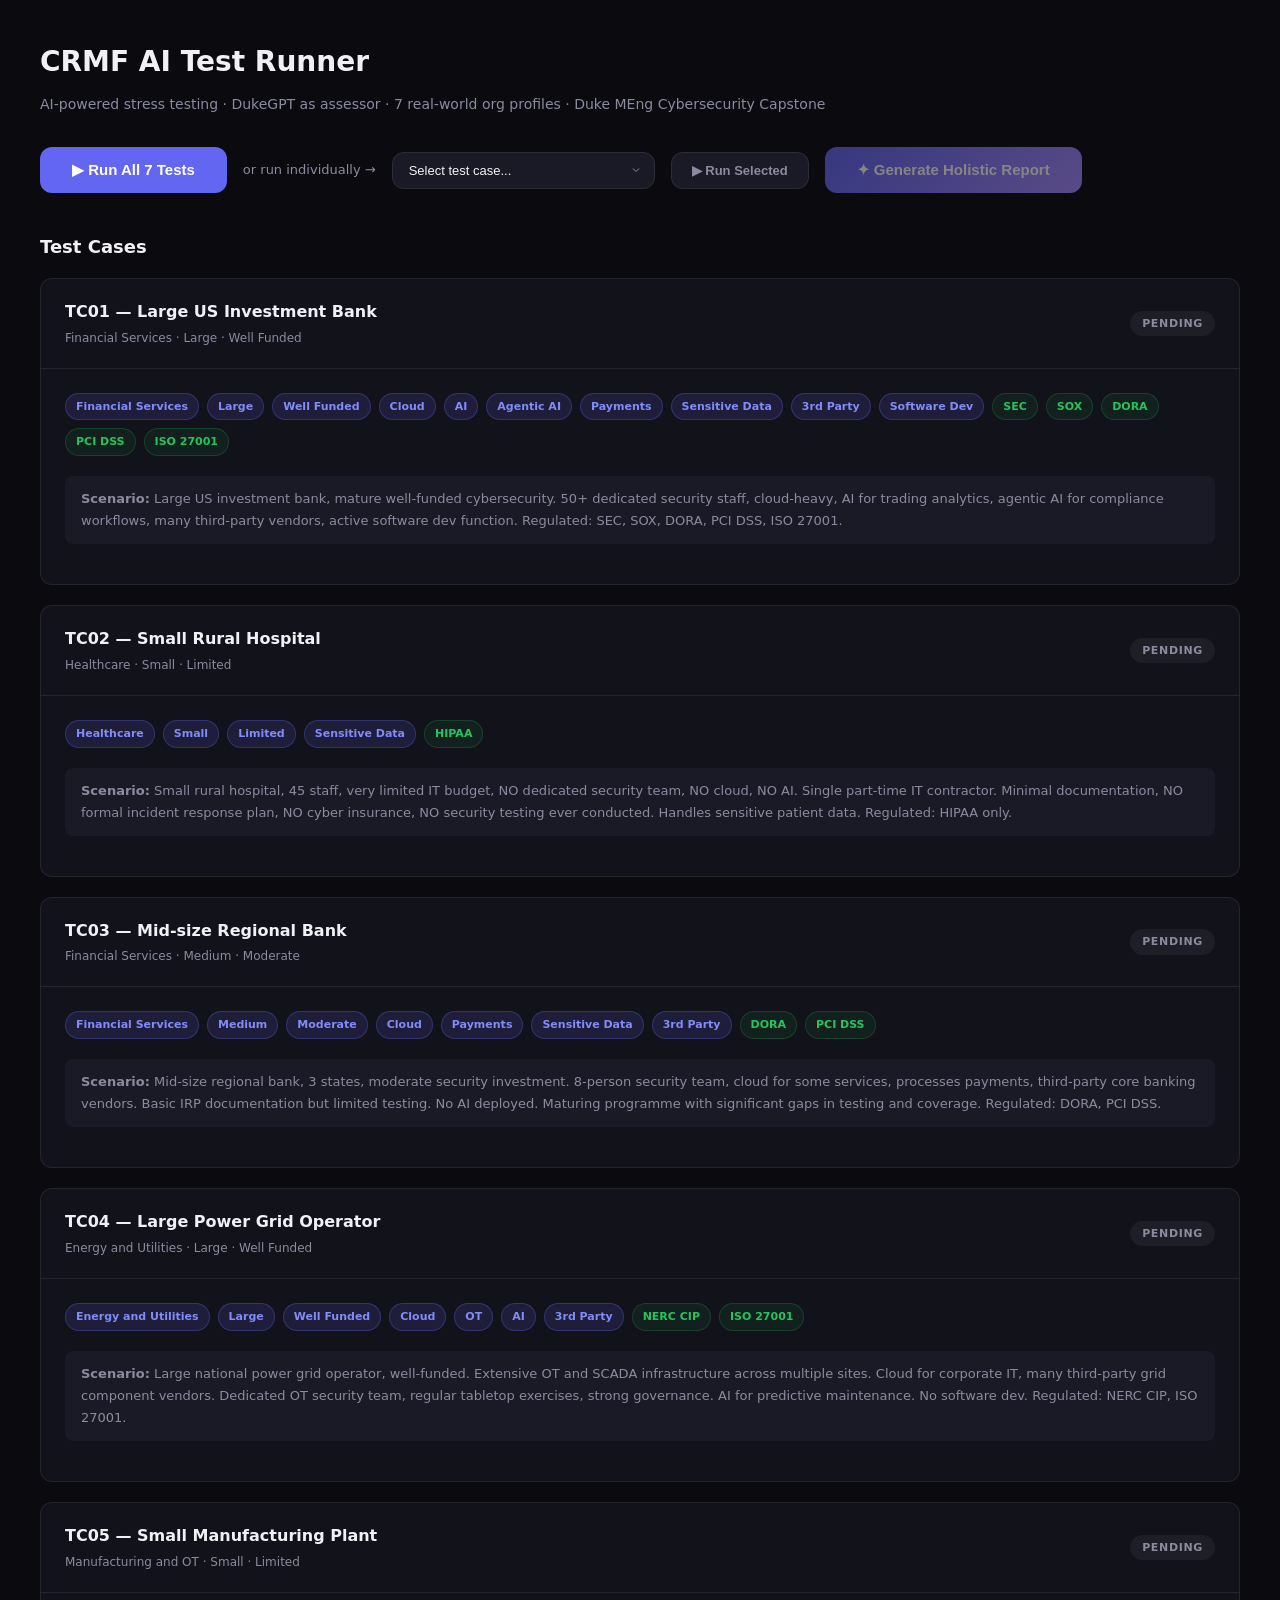
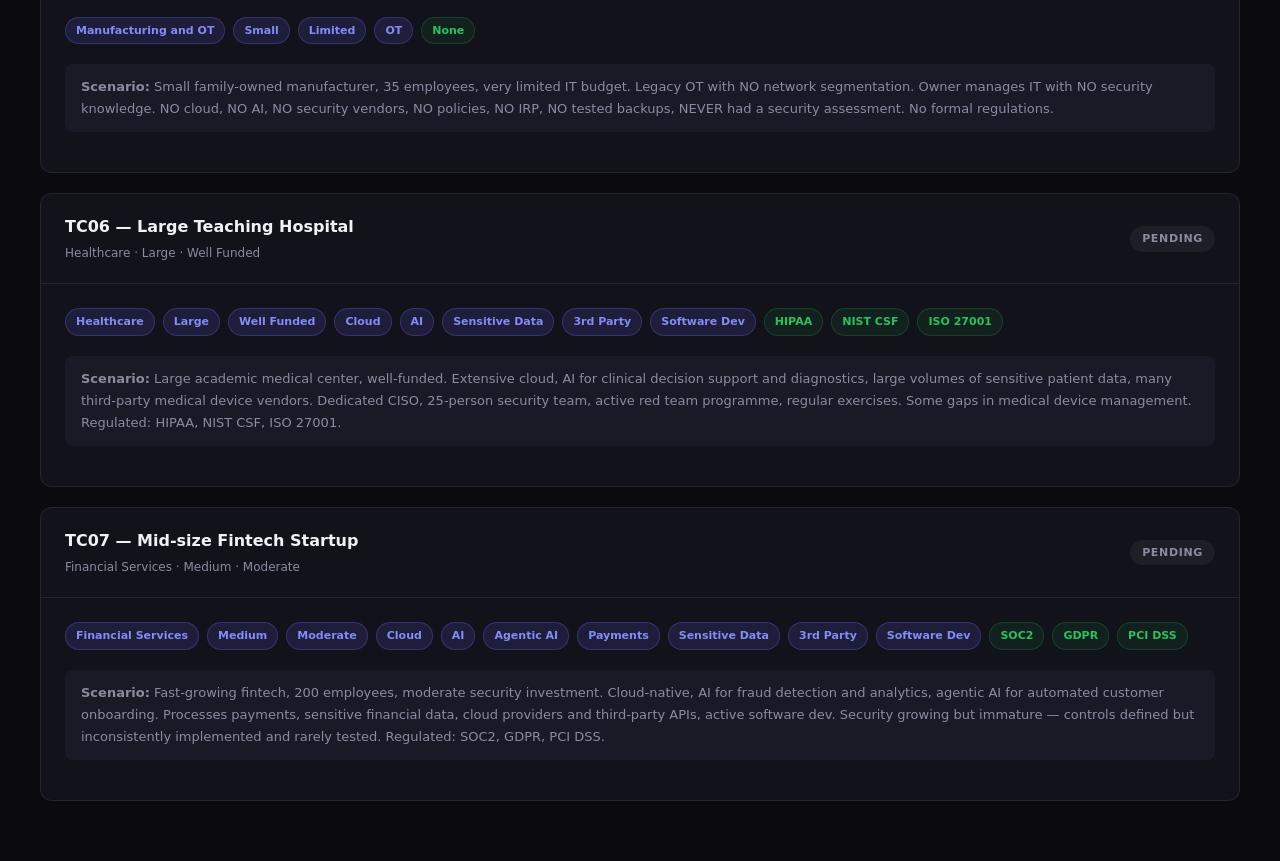
<file: ai_test_runner.html>
<!DOCTYPE html>
<html lang="en">
<head>
  <meta charset="UTF-8"/>
  <meta name="viewport" content="width=device-width, initial-scale=1.0"/>
  <title>CRMF AI Test Runner</title>
  <style>
    *, *::before, *::after { box-sizing: border-box; margin: 0; padding: 0; }
    :root {
      --bg: #0a0a0f; --bg-card: #12121a; --bg-elevated: #1a1a26;
      --border: rgba(255,255,255,0.08); --text: #f1f1f5; --text-muted: #8b8ba0;
      --accent: #6366f1; --accent-light: #818cf8;
      --green: #22c55e; --yellow: #eab308; --orange: #f97316; --red: #ef4444;
      --radius: 12px;
    }
    body { background: var(--bg); color: var(--text); font-family: 'Inter', system-ui, sans-serif; font-size: 14px; padding: 40px; line-height: 1.6; }
    h1 { font-size: 28px; font-weight: 800; margin-bottom: 8px; }
    .subtitle { color: var(--text-muted); margin-bottom: 32px; }
    .controls { display: flex; gap: 16px; margin-bottom: 40px; align-items: center; flex-wrap: wrap; }
    .run-btn { background: var(--accent); color: #fff; border: none; border-radius: var(--radius); padding: 14px 32px; font-size: 15px; font-weight: 700; cursor: pointer; transition: all 0.2s; }
    .run-btn:hover { background: var(--accent-light); transform: translateY(-1px); }
    .run-btn:disabled { opacity: 0.5; cursor: not-allowed; transform: none; }
    .run-single-btn { background: var(--bg-elevated); color: var(--text-muted); border: 1px solid var(--border); border-radius: var(--radius); padding: 10px 20px; font-size: 13px; font-weight: 600; cursor: pointer; transition: all 0.2s; }
    .run-single-btn:hover { border-color: var(--accent); color: var(--text); }
    .holistic-btn { background: linear-gradient(135deg, #6366f1, #a78bfa); color: #fff; border: none; border-radius: var(--radius); padding: 14px 32px; font-size: 15px; font-weight: 700; cursor: pointer; transition: all 0.2s; }
    .holistic-btn:hover { opacity: 0.9; transform: translateY(-1px); }
    .holistic-btn:disabled { opacity: 0.5; cursor: not-allowed; transform: none; }
    .summary-bar { display: grid; grid-template-columns: repeat(5, 1fr); gap: 16px; margin-bottom: 40px; }
    .summary-card { background: var(--bg-card); border: 1px solid var(--border); border-radius: var(--radius); padding: 20px 24px; }
    .summary-card .label { font-size: 11px; color: var(--text-muted); text-transform: uppercase; letter-spacing: 0.08em; margin-bottom: 8px; }
    .summary-card .value { font-size: 28px; font-weight: 800; }
    .test-case { background: var(--bg-card); border: 1px solid var(--border); border-radius: var(--radius); margin-bottom: 20px; overflow: hidden; }
    .test-header { display: flex; align-items: center; justify-content: space-between; padding: 20px 24px; border-bottom: 1px solid var(--border); }
    .test-title { font-size: 16px; font-weight: 700; margin-bottom: 4px; }
    .test-meta { font-size: 12px; color: var(--text-muted); }
    .test-header-right { display: flex; align-items: center; gap: 12px; }
    .badge { font-size: 11px; font-weight: 700; padding: 4px 12px; border-radius: 100px; text-transform: uppercase; letter-spacing: 0.06em; white-space: nowrap; }
    .badge.pass    { background: rgba(34,197,94,0.15);  color: var(--green); }
    .badge.fail    { background: rgba(239,68,68,0.15);  color: var(--red); }
    .badge.warn    { background: rgba(234,179,8,0.15);  color: var(--yellow); }
    .badge.running { background: rgba(99,102,241,0.15); color: var(--accent-light); }
    .badge.pending { background: rgba(139,139,160,0.1); color: var(--text-muted); }
    .test-body { padding: 24px; }
    .progress-section { margin-bottom: 20px; }
    .progress-label { font-size: 12px; color: var(--text-muted); margin-bottom: 8px; }
    .progress-outer { height: 6px; background: var(--bg-elevated); border-radius: 100px; overflow: hidden; margin-bottom: 8px; }
    .progress-inner { height: 100%; background: linear-gradient(90deg, var(--accent), var(--accent-light)); border-radius: 100px; transition: width 0.3s ease; }
    .progress-log { font-size: 12px; color: var(--text-muted); font-family: monospace; background: var(--bg-elevated); border-radius: 8px; padding: 12px; max-height: 150px; overflow-y: auto; }
    .profile-chips { display: flex; flex-wrap: wrap; gap: 8px; margin-bottom: 20px; }
    .chip { font-size: 11px; font-weight: 600; padding: 4px 10px; border-radius: 100px; background: var(--bg-elevated); border: 1px solid var(--border); color: var(--text-muted); }
    .chip.active { background: rgba(99,102,241,0.15); border-color: rgba(99,102,241,0.3); color: var(--accent-light); }
    .chip.reg { background: rgba(34,197,94,0.08); border-color: rgba(34,197,94,0.2); color: var(--green); }
    .description-box { font-size: 13px; color: var(--text-muted); line-height: 1.7; padding: 12px 16px; background: var(--bg-elevated); border-radius: 8px; margin-bottom: 16px; }
    table { width: 100%; border-collapse: collapse; margin-bottom: 20px; }
    th { text-align: left; font-size: 11px; font-weight: 700; text-transform: uppercase; letter-spacing: 0.08em; color: var(--text-muted); padding: 8px 12px; border-bottom: 1px solid var(--border); }
    td { padding: 10px 12px; border-bottom: 1px solid rgba(255,255,255,0.04); font-size: 13px; }
    tr:last-child td { border-bottom: none; }
    .match     { color: var(--green);  font-weight: 700; }
    .mismatch  { color: var(--red);    font-weight: 700; }
    .warn-text { color: var(--yellow); font-weight: 700; }
    .pillar-row { display: grid; grid-template-columns: 200px 1fr 60px; gap: 12px; align-items: center; margin-bottom: 10px; }
    .pillar-name { font-size: 12px; color: var(--text-muted); }
    .bar-outer { height: 6px; background: var(--bg-elevated); border-radius: 100px; overflow: hidden; }
    .bar-inner { height: 100%; border-radius: 100px; }
    .pillar-pct { font-size: 13px; font-weight: 700; text-align: right; }
    .validation-block { background: var(--bg-elevated); border-radius: var(--radius); padding: 16px 20px; margin-top: 16px; }
    .validation-block h4 { font-size: 13px; font-weight: 700; margin-bottom: 12px; color: var(--accent-light); }
    .validation-row { display: flex; justify-content: space-between; align-items: center; margin-bottom: 8px; font-size: 13px; }
    .validation-row .vl { color: var(--text-muted); }
    .ai-block { background: linear-gradient(135deg, rgba(99,102,241,0.08), rgba(167,139,250,0.05)); border: 1px solid rgba(99,102,241,0.2); border-radius: var(--radius); padding: 20px 24px; margin-top: 16px; }
    .ai-block h4 { font-size: 13px; font-weight: 700; margin-bottom: 12px; color: var(--accent-light); display: flex; align-items: center; gap: 8px; }
    .ai-badge { font-size: 10px; background: var(--accent); color: #fff; padding: 2px 8px; border-radius: 100px; font-weight: 700; }
    .ai-text { font-size: 13px; color: var(--text-muted); line-height: 1.8; }
    .score-compare { display: grid; grid-template-columns: 1fr 1fr 1fr; gap: 16px; margin-bottom: 20px; }
    .score-box { background: var(--bg-elevated); border-radius: var(--radius); padding: 16px 20px; text-align: center; border: 1px solid var(--border); }
    .score-box .sb-label { font-size: 11px; color: var(--text-muted); text-transform: uppercase; letter-spacing: 0.08em; margin-bottom: 8px; }
    .score-box .sb-value { font-size: 32px; font-weight: 900; }
    .score-box .sb-tier  { font-size: 12px; font-weight: 600; margin-top: 4px; }
    .answers-toggle { font-size: 12px; color: var(--accent-light); cursor: pointer; margin-top: 16px; display: inline-block; }
    .answers-toggle:hover { text-decoration: underline; }
    .answers-table { display: none; margin-top: 8px; }
    .answers-table.open { display: table; }
    .answers-table td { font-size: 11px; padding: 6px 10px; }
    .answers-table th { font-size: 10px; }
    .section-label { font-size: 18px; font-weight: 700; margin-bottom: 16px; margin-top: 32px; }
    .error-box { background: rgba(239,68,68,0.08); border: 1px solid rgba(239,68,68,0.2); border-radius: 8px; padding: 12px 16px; font-size: 13px; color: var(--red); margin-top: 12px; }
    .holistic-section { background: var(--bg-card); border: 1px solid rgba(99,102,241,0.3); border-radius: var(--radius); padding: 32px; margin-top: 40px; }
    .holistic-section h2 { font-size: 22px; font-weight: 800; margin-bottom: 8px; }
    .holistic-section .hs-sub { font-size: 13px; color: var(--text-muted); margin-bottom: 24px; }
    .holistic-content { font-size: 14px; color: var(--text-muted); line-height: 1.9; }
    .holistic-content h3 { color: var(--accent-light); font-size: 15px; margin: 20px 0 8px; }
    .holistic-content li { margin: 4px 0; padding-left: 12px; }
    .spinner { width: 20px; height: 20px; border: 2px solid var(--border); border-top-color: var(--accent); border-radius: 50%; animation: spin 0.8s linear infinite; display: inline-block; }
    @keyframes spin { to { transform: rotate(360deg); } }
    #singleSelect option { background: var(--bg-elevated); color: var(--text); }
    #singleSelect:focus { border-color: var(--accent); box-shadow: 0 0 0 2px rgba(99,102,241,0.2); }
    #singleSelect:hover { border-color: var(--accent-light); }
  </style>
</head>
<body>

  <h1>CRMF AI Test Runner</h1>
  <p class="subtitle">AI-powered stress testing · DukeGPT as assessor · 7 real-world org profiles · Duke MEng Cybersecurity Capstone</p>

  <div class="controls">
    <button class="run-btn" id="runAllBtn" onclick="runAllTests()">▶ Run All 7 Tests</button>
    <span style="font-size:13px;color:var(--text-muted)">or run individually →</span>
    <select id="singleSelect" style="background:var(--bg-elevated);border:1px solid var(--border);color:var(--text);border-radius:var(--radius);padding:10px 16px;font-size:13px;cursor:pointer;outline:none;appearance:none;-webkit-appearance:none;background-image:url('data:image/svg+xml,%3Csvg xmlns=%22http://www.w3.org/2000/svg%22 width=%2212%22 height=%2212%22 viewBox=%220 0 24 24%22 fill=%22none%22 stroke=%22%238b8ba0%22 stroke-width=%222%22%3E%3Cpolyline points=%226 9 12 15 18 9%22%3E%3C/polyline%3E%3C/svg%3E');background-repeat:no-repeat;background-position:right 12px center;padding-right:36px;min-width:240px;">
      <option value="">Select test case...</option>
    </select>
    <button class="run-single-btn" onclick="runSingleTest()">▶ Run Selected</button>
    <button class="holistic-btn" id="holisticBtn" onclick="generateHolisticReport()" disabled>✦ Generate Holistic Report</button>
  </div>

  <div id="summary-bar" class="summary-bar" style="display:none"></div>
  <div id="results-container"></div>
  <div id="holistic-container"></div>

  <script src="js/questions.js"></script>
  <script>

  // ============================================================
  // CONFIG
  // ============================================================
  const DUKE_ENDPOINT = "https://litellm.oit.duke.edu/v1/chat/completions";
  const DUKE_TOKEN    = "Bearer YOUR_DUKE_API_TOKEN"; // Replace with your own DukeGPT API token
  const DUKE_MODEL    = "GPT 4.1 Mini";
  const BATCH_SIZE    = 15;
  const MAX_TOKENS    = 8000;

  // ============================================================
  // TEST CASES
  // sizeDetail  — raw answers to the 5 size scoring questions
  // fundingDetail — raw answers to the 5 funding scoring questions
  // These explain WHY the org is Large/Small/Medium and
  // Well Funded/Moderate/Limited to the AI assessor
  // ============================================================
  const TEST_CASES = [
    {
      id: "TC01",
      name: "Large US Investment Bank",
      description: "Large US investment bank, mature well-funded cybersecurity. 50+ dedicated security staff, cloud-heavy, AI for trading analytics, agentic AI for compliance workflows, many third-party vendors, active software dev function. Regulated: SEC, SOX, DORA, PCI DSS, ISO 27001.",
      sizeDetail: "Employees: More than 1000 | Revenue: More than 1B | Locations: More than 50 | Multi-country operations: Yes | Critical systems: More than 50",
      fundingDetail: "Dedicated cyber budget: Yes | Budget allocation: More than 15% of IT budget | Security staff: More than 20 in-house | Uses MSSP: Yes | Cyber insurance: Yes",
      profile: {
        orgType: "Financial Services", orgSize: "Large", fundingLevel: "Well Funded",
        usesCloud: true, usesOT: false, usesAI: true, usesAgenticAI: true,
        processesPayments: true, sensitiveData: true, thirdPartyVendors: true, softwareDev: true,
        regulations: ["SEC","SOX","DORA","PCI DSS","ISO 27001"]
      }
    },
    {
      id: "TC02",
      name: "Small Rural Hospital",
      description: "Small rural hospital, 45 staff, very limited IT budget, NO dedicated security team, NO cloud, NO AI. Single part-time IT contractor. Minimal documentation, NO formal incident response plan, NO cyber insurance, NO security testing ever conducted. Handles sensitive patient data. Regulated: HIPAA only.",
      sizeDetail: "Employees: Less than 50 | Revenue: Less than 10M | Locations: 1 | Multi-country operations: No | Critical systems: Less than 5",
      fundingDetail: "Dedicated cyber budget: No | Budget allocation: Less than 5% of IT budget | Security staff: None | Uses MSSP: No | Cyber insurance: No",
      profile: {
        orgType: "Healthcare", orgSize: "Small", fundingLevel: "Limited",
        usesCloud: false, usesOT: false, usesAI: false, usesAgenticAI: false,
        processesPayments: false, sensitiveData: true, thirdPartyVendors: false, softwareDev: false,
        regulations: ["HIPAA"]
      }
    },
    {
      id: "TC03",
      name: "Mid-size Regional Bank",
      description: "Mid-size regional bank, 3 states, moderate security investment. 8-person security team, cloud for some services, processes payments, third-party core banking vendors. Basic IRP documentation but limited testing. No AI deployed. Maturing programme with significant gaps in testing and coverage. Regulated: DORA, PCI DSS.",
      sizeDetail: "Employees: 201 to 1000 | Revenue: 100M to 1B | Locations: 2 to 10 | Multi-country operations: No | Critical systems: 21 to 50",
      fundingDetail: "Dedicated cyber budget: Yes | Budget allocation: 5 to 10% of IT budget | Security staff: 6 to 20 in-house | Uses MSSP: Yes | Cyber insurance: Yes",
      profile: {
        orgType: "Financial Services", orgSize: "Medium", fundingLevel: "Moderate",
        usesCloud: true, usesOT: false, usesAI: false, usesAgenticAI: false,
        processesPayments: true, sensitiveData: true, thirdPartyVendors: true, softwareDev: false,
        regulations: ["DORA","PCI DSS"]
      }
    },
    {
      id: "TC04",
      name: "Large Power Grid Operator",
      description: "Large national power grid operator, well-funded. Extensive OT and SCADA infrastructure across multiple sites. Cloud for corporate IT, many third-party grid component vendors. Dedicated OT security team, regular tabletop exercises, strong governance. AI for predictive maintenance. No software dev. Regulated: NERC CIP, ISO 27001.",
      sizeDetail: "Employees: More than 1000 | Revenue: More than 1B | Locations: More than 50 | Multi-country operations: No | Critical systems: More than 50",
      fundingDetail: "Dedicated cyber budget: Yes | Budget allocation: More than 15% of IT budget | Security staff: More than 20 in-house | Uses MSSP: Yes | Cyber insurance: Yes",
      profile: {
        orgType: "Energy and Utilities", orgSize: "Large", fundingLevel: "Well Funded",
        usesCloud: true, usesOT: true, usesAI: true, usesAgenticAI: false,
        processesPayments: false, sensitiveData: false, thirdPartyVendors: true, softwareDev: false,
        regulations: ["NERC CIP","ISO 27001"]
      }
    },
    {
      id: "TC05",
      name: "Small Manufacturing Plant",
      description: "Small family-owned manufacturer, 35 employees, very limited IT budget. Legacy OT with NO network segmentation. Owner manages IT with NO security knowledge. NO cloud, NO AI, NO security vendors, NO policies, NO IRP, NO tested backups, NEVER had a security assessment. No formal regulations.",
      sizeDetail: "Employees: Less than 50 | Revenue: Less than 10M | Locations: 1 | Multi-country operations: No | Critical systems: Less than 5",
      fundingDetail: "Dedicated cyber budget: No | Budget allocation: Less than 5% of IT budget | Security staff: None | Uses MSSP: No | Cyber insurance: No",
      profile: {
        orgType: "Manufacturing and OT", orgSize: "Small", fundingLevel: "Limited",
        usesCloud: false, usesOT: true, usesAI: false, usesAgenticAI: false,
        processesPayments: false, sensitiveData: false, thirdPartyVendors: false, softwareDev: false,
        regulations: ["None"]
      }
    },
    {
      id: "TC06",
      name: "Large Teaching Hospital",
      description: "Large academic medical center, well-funded. Extensive cloud, AI for clinical decision support and diagnostics, large volumes of sensitive patient data, many third-party medical device vendors. Dedicated CISO, 25-person security team, active red team programme, regular exercises. Some gaps in medical device management. Regulated: HIPAA, NIST CSF, ISO 27001.",
      sizeDetail: "Employees: More than 1000 | Revenue: More than 1B | Locations: 11 to 50 | Multi-country operations: No | Critical systems: More than 50",
      fundingDetail: "Dedicated cyber budget: Yes | Budget allocation: 10 to 15% of IT budget | Security staff: More than 20 in-house | Uses MSSP: Yes | Cyber insurance: Yes",
      profile: {
        orgType: "Healthcare", orgSize: "Large", fundingLevel: "Well Funded",
        usesCloud: true, usesOT: false, usesAI: true, usesAgenticAI: false,
        processesPayments: false, sensitiveData: true, thirdPartyVendors: true, softwareDev: true,
        regulations: ["HIPAA","NIST CSF","ISO 27001"]
      }
    },
    {
      id: "TC07",
      name: "Mid-size Fintech Startup",
      description: "Fast-growing fintech, 200 employees, moderate security investment. Cloud-native, AI for fraud detection and analytics, agentic AI for automated customer onboarding. Processes payments, sensitive financial data, cloud providers and third-party APIs, active software dev. Security growing but immature — controls defined but inconsistently implemented and rarely tested. Regulated: SOC2, GDPR, PCI DSS.",
      sizeDetail: "Employees: 50 to 200 | Revenue: 10M to 100M | Locations: 2 to 10 | Multi-country operations: Yes | Critical systems: 21 to 50",
      fundingDetail: "Dedicated cyber budget: Yes | Budget allocation: 10 to 15% of IT budget | Security staff: 6 to 20 in-house | Uses MSSP: No | Cyber insurance: Yes",
      profile: {
        orgType: "Financial Services", orgSize: "Medium", fundingLevel: "Moderate",
        usesCloud: true, usesOT: false, usesAI: true, usesAgenticAI: true,
        processesPayments: true, sensitiveData: true, thirdPartyVendors: true, softwareDev: true,
        regulations: ["SOC2","GDPR","PCI DSS"]
      }
    }
  ];

  // ============================================================
  // STATE
  // ============================================================
  const runState = {};
  TEST_CASES.forEach(tc => {
    runState[tc.id] = {
      status: "pending", answers: {}, pillarScores: {},
      globalIndex: 0, logs: [], progress: 0,
      aiScore: null, aiTier: null, aiRationale: "",
      aiReflection: "", startTime: null, duration: null
    };
  });

  // ============================================================
  // INIT
  // ============================================================
  window.onload = () => {
    const select = document.getElementById("singleSelect");
    TEST_CASES.forEach(tc => {
      const opt = document.createElement("option");
      opt.value = tc.id;
      opt.textContent = `${tc.id} — ${tc.name}`;
      select.appendChild(opt);
    });
    renderAllCards();
  };

  // ============================================================
  // RENDER
  // ============================================================
  function renderAllCards() {
    const container = document.getElementById("results-container");
    container.innerHTML = `<div class="section-label">Test Cases</div>`;
    TEST_CASES.forEach(tc => {
      const card = document.createElement("div");
      card.className = "test-case";
      card.id = `card-${tc.id}`;
      card.innerHTML = buildCardHTML(tc, runState[tc.id]);
      container.appendChild(card);
    });
  }

  function updateCard(tcId) {
    const tc   = TEST_CASES.find(t => t.id === tcId);
    const card = document.getElementById(`card-${tcId}`);
    if (card) card.innerHTML = buildCardHTML(tc, runState[tcId]);
  }

  function addLog(tcId, message) {
    runState[tcId].logs.push(`[${new Date().toLocaleTimeString()}] ${message}`);
    const el = document.getElementById(`log-${tcId}`);
    if (el) {
      el.innerHTML = runState[tcId].logs.map(l => `<div>${l}</div>`).join("");
      el.scrollTop = el.scrollHeight;
    }
  }

  // ============================================================
  // BUILD ORG CONTEXT — used consistently across all phases
  // ============================================================
  function buildOrgContext(tc) {
    const p = tc.profile;
    const techActive = [
      p.usesCloud        ? "Cloud services"              : null,
      p.usesOT           ? "OT / SCADA / ICS systems"    : null,
      p.usesAI           ? "AI tools internally"          : null,
      p.usesAgenticAI    ? "Agentic AI (autonomous)"      : null,
      p.processesPayments? "Payment processing"           : null,
      p.sensitiveData    ? "Sensitive personal data"      : null,
      p.thirdPartyVendors? "Third-party vendor dependencies": null,
      p.softwareDev      ? "Active software development"  : null
    ].filter(Boolean);

    return `Organisation: ${tc.name}
Type: ${p.orgType} | Size: ${p.orgSize} | Funding: ${p.fundingLevel}
Description: ${tc.description}

Size inputs (why this org is ${p.orgSize}):
${tc.sizeDetail}

Funding inputs (why this org is ${p.fundingLevel}):
${tc.fundingDetail}

Technology environment:
${techActive.length > 0 ? techActive.map(t => `- ${t}`).join("\n") : "- No special technology flags"}

Applicable regulations:
${p.regulations.join(", ")}`;
  }

  // ============================================================
  // BUILD CARD HTML
  // ============================================================
  function buildCardHTML(tc, state) {
    const techFlags = [
      tc.profile.usesCloud         ? "Cloud"          : null,
      tc.profile.usesOT            ? "OT"             : null,
      tc.profile.usesAI            ? "AI"             : null,
      tc.profile.usesAgenticAI     ? "Agentic AI"     : null,
      tc.profile.processesPayments ? "Payments"       : null,
      tc.profile.sensitiveData     ? "Sensitive Data"  : null,
      tc.profile.thirdPartyVendors ? "3rd Party"      : null,
      tc.profile.softwareDev       ? "Software Dev"   : null
    ].filter(Boolean);

    const statusBadge = {
      pending: `<span class="badge pending">Pending</span>`,
      running: `<span class="badge running">⟳ Running</span>`,
      done:    state.overallStatus === "validated"
                 ? `<span class="badge pass">✓ Validated</span>`
                 : state.overallStatus === "acceptable"
                   ? `<span class="badge warn">⚠ Acceptable</span>`
                   : `<span class="badge fail">✗ Needs Review</span>`,
      error:   `<span class="badge fail">✗ Error</span>`
    }[state.status] || `<span class="badge pending">Pending</span>`;

    let bodyHTML = `
      <div class="profile-chips">
        <span class="chip active">${tc.profile.orgType}</span>
        <span class="chip active">${tc.profile.orgSize}</span>
        <span class="chip active">${tc.profile.fundingLevel}</span>
        ${techFlags.map(f => `<span class="chip active">${f}</span>`).join("")}
        ${tc.profile.regulations.map(r => `<span class="chip reg">${r}</span>`).join("")}
      </div>
      <div class="description-box"><strong>Scenario:</strong> ${tc.description}</div>
    `;

    // PROGRESS
    if (state.status === "running") {
      bodyHTML += `
        <div class="progress-section">
          <div class="progress-label">${state.currentStep || "Starting..."}</div>
          <div class="progress-outer"><div class="progress-inner" style="width:${state.progress||0}%"></div></div>
          <div class="progress-log" id="log-${tc.id}">${state.logs.map(l=>`<div>${l}</div>`).join("")}</div>
        </div>
      `;
    }

    // RESULTS
    if (state.status === "done") {
      const engineColor = getTierColor(state.actualTier);
      const aiColor     = state.aiTier ? getTierColor(state.aiTier) : "var(--text-muted)";
      const aiScore     = state.aiScore || 0;
      const engineScore = Math.round(state.globalIndex);
      const scoreDiff   = Math.abs(aiScore - engineScore);

      const diffStatus = scoreDiff <= 10
        ? { label: `✓ ${scoreDiff}% difference — Strong alignment`, cls: "match" }
        : scoreDiff <= 20
          ? { label: `⚠ ${scoreDiff}% difference — Acceptable variation`, cls: "warn-text" }
          : { label: `✗ ${scoreDiff}% difference — Significant divergence`, cls: "mismatch" };

      const tierOrder     = ["Critical Risk","Vulnerable","Developing","Resilient","Iron Fortress"];
      const aiScoreMapped = getTierLocal(state.aiScore || 0);
      const aiIdx         = Math.min(
        tierOrder.indexOf(state.aiTier) === -1 ? 99 : tierOrder.indexOf(state.aiTier),
        tierOrder.indexOf(aiScoreMapped)
      );
      const engineIdx     = tierOrder.indexOf(state.actualTier);
      const tierDiff      = Math.abs(aiIdx - engineIdx);

      const tierDiffStatus = tierDiff === 0
        ? { label: "✓ Exact tier match", cls: "match" }
        : tierDiff === 1
          ? { label: `⚠ Adjacent tiers — Acceptable`, cls: "warn-text" }
          : { label: `✗ ${tierDiff} tiers apart — Investigate`, cls: "mismatch" };

      const overallStatus = scoreDiff <= 10 && tierDiff <= 1
        ? { label: "✓ VALIDATED", cls: "match" }
        : scoreDiff <= 20 && tierDiff <= 1
          ? { label: "⚠ ACCEPTABLE WITH NOTES", cls: "warn-text" }
          : { label: "✗ NEEDS REVIEW", cls: "mismatch" };

      // Score comparison boxes
      bodyHTML += `
        <div class="score-compare">
          <div class="score-box">
            <div class="sb-label">Engine Score</div>
            <div class="sb-value" style="color:${engineColor}">${engineScore}%</div>
            <div class="sb-tier" style="color:${engineColor}">${state.actualTier}</div>
          </div>
          <div class="score-box">
            <div class="sb-label">AI Score</div>
            <div class="sb-value" style="color:${aiColor}">${aiScore}%</div>
            <div class="sb-tier" style="color:${aiColor}">${state.aiTier || "—"}</div>
          </div>
          <div class="score-box">
            <div class="sb-label">Difference</div>
            <div class="sb-value" style="color:${scoreDiff<=10?"var(--green)":scoreDiff<=20?"var(--yellow)":"var(--red)"}">${scoreDiff}%</div>
            <div class="sb-tier" style="color:var(--text-muted)">Score delta</div>
          </div>
        </div>
      `;

      // Pillar breakdown
      bodyHTML += `<div style="margin-bottom:20px">`;
      Object.keys(FRAMEWORK.pillars).forEach(key => {
        const score = state.pillarScores[key] || 0;
        const color = getBarColor(score);
        bodyHTML += `
          <div class="pillar-row">
            <div class="pillar-name">${FRAMEWORK.pillars[key].name}</div>
            <div class="bar-outer"><div class="bar-inner" style="width:${score}%;background:${color}"></div></div>
            <div class="pillar-pct" style="color:${color}">${Math.round(score)}%</div>
          </div>
        `;
      });
      bodyHTML += `</div>`;

      // AI independent assessment
      if (state.aiRationale) {
        bodyHTML += `
          <div class="ai-block">
            <h4>AI Independent Assessment <span class="ai-badge">DukeGPT</span></h4>
            <div class="ai-text">${formatAIText(state.aiRationale)}</div>
          </div>
        `;
      }

      // AI reflection
      if (state.aiReflection) {
        bodyHTML += `
          <div class="ai-block" style="margin-top:12px">
            <h4>AI Reflection on Engine Score <span class="ai-badge">DukeGPT</span></h4>
            <div class="ai-text">${formatAIText(state.aiReflection)}</div>
          </div>
        `;
      }

      // Validation summary
      bodyHTML += `
        <div class="validation-block">
          <h4>Validation Summary</h4>
          <div class="validation-row">
            <span class="vl">Engine score</span>
            <span class="vr" style="color:${engineColor};font-weight:700">${engineScore}% — ${state.actualTier}</span>
          </div>
          <div class="validation-row">
            <span class="vl">AI predicted score</span>
            <span class="vr" style="color:${aiColor};font-weight:700">${aiScore}% — ${state.aiTier || "—"}</span>
          </div>
          <div class="validation-row">
            <span class="vl">Score alignment</span>
            <span class="vr ${diffStatus.cls}">${diffStatus.label}</span>
          </div>
          <div class="validation-row">
            <span class="vl">Tier alignment</span>
            <span class="vr ${tierDiffStatus.cls}">${tierDiffStatus.label}</span>
          </div>
          <div class="validation-row">
            <span class="vl">Questions assessed</span>
            <span class="vr" style="color:var(--text-muted)">${state.totalQuestions}</span>
          </div>
          <div class="validation-row">
            <span class="vl">Total assessment time</span>
            <span class="vr" style="color:var(--accent-light)">⏱ ${state.duration ? formatDuration(state.duration) : "—"}</span>
          </div>
          <div class="validation-row" style="border-top:1px solid var(--border);padding-top:10px;margin-top:4px">
            <span class="vl" style="font-weight:700;color:var(--text)">Overall Validation</span>
            <span class="vr ${overallStatus.cls}" style="font-size:14px">${overallStatus.label}</span>
          </div>
        </div>
      `;

      // Show all answers toggle
      bodyHTML += `
        <span class="answers-toggle" onclick="toggleAnswers('at-${tc.id}')">
          ▶ Show all AI answers (${Object.keys(state.answers).length} questions)
        </span>
        <table class="answers-table" id="at-${tc.id}">
          <thead>
            <tr><th>ID</th><th>Implementation</th><th>Test Type</th><th>Coverage</th><th>Last Reviewed</th><th>Stress Tested</th></tr>
          </thead>
          <tbody>
            ${Object.entries(state.answers).map(([qid,ans]) => `
              <tr>
                <td style="color:var(--accent-light);font-weight:700">${qid}</td>
                <td>${ans.implementation||"—"}</td>
                <td>${ans.testType||"—"}</td>
                <td>${ans.coverageScope||"—"}</td>
                <td>${ans.lastReviewed||"—"}</td>
                <td>${ans.stressTested||"—"}</td>
              </tr>
            `).join("")}
          </tbody>
        </table>
      `;
    }

    if (state.status === "error") {
      bodyHTML += `<div class="error-box">Error: ${state.error}</div>`;
    }

    return `
      <div class="test-header">
        <div>
          <div class="test-title">${tc.id} — ${tc.name}</div>
          <div class="test-meta">
            ${tc.profile.orgType} · ${tc.profile.orgSize} · ${tc.profile.fundingLevel}
            ${state.status === "done" ? ` · Engine: ${Math.round(state.globalIndex)}% · AI: ${state.aiScore||"—"}%` : ""}
            ${state.duration ? ` · ⏱ ${formatDuration(state.duration)}` : ""}
          </div>
        </div>
        <div class="test-header-right">${statusBadge}</div>
      </div>
      <div class="test-body">${bodyHTML}</div>
    `;
  }

  // ============================================================
  // CORE: RUN ONE TEST CASE
  // ============================================================
  async function runTestCase(tc) {
    const state = runState[tc.id];
    state.status    = "running";
    state.logs      = [];
    state.answers   = {};
    state.progress  = 0;
    state.startTime = Date.now();
    updateCard(tc.id);

    // Build org context once — reused across all phases
    const orgContext = buildOrgContext(tc);

    try {
      // Get applicable questions
      const applicable = [];
      for (const pillarKey of Object.keys(FRAMEWORK.pillars)) {
        for (const q of FRAMEWORK.pillars[pillarKey].questions) {
          if (isApplicable(q, tc.profile)) applicable.push({ ...q, pillarKey });
        }
      }
      state.totalQuestions = applicable.length;
      addLog(tc.id, `${applicable.length} applicable questions found`);

      // Build batches
      const batches = [];
      for (let i = 0; i < applicable.length; i += BATCH_SIZE) {
        batches.push(applicable.slice(i, i + BATCH_SIZE));
      }
      addLog(tc.id, `${batches.length} batches of ${BATCH_SIZE} questions each`);

      // PHASE 1 — Answer all questions in batches
      for (let b = 0; b < batches.length; b++) {
        const batch = batches[b];
        state.currentStep = `Phase 1 — Batch ${b+1} of ${batches.length}`;
        state.progress    = Math.round(((b+1) / (batches.length + 2)) * 100);
        addLog(tc.id, `Answering batch ${b+1}/${batches.length} (${batch.length} questions)...`);
        updateCard(tc.id);

        const questionsText = batch.map(q =>
          `{"id":"${q.id}","q":"${q.q.replace(/"/g,"'")}"}`
        ).join("\n");

        const batchMessages = [
          {
            role: "system",
            content: "You are a cyber security assessor. Respond only with valid JSON arrays. No markdown, no explanation, no commentary."
          },
          {
            role: "user",
            content: `${orgContext}

Answer each question individually as a realistic cyber security assessor.

Rules:
1. Read each question carefully and answer based on what this specific control requires
2. Use the org description AND the size/funding/technology details above to calibrate your answers
3. Well Funded Large orgs with dedicated security teams: most controls should be DEFINED or OPTIMISED
4. Limited Small orgs with no security team: most controls should be MISSING or INITIAL
5. Vary answers per question — advanced and technology controls differ from basic governance controls
6. Adjacent questions may share the same answer when that is genuinely realistic — that is fine
7. Do NOT give every single question an identical answer

Return ONLY a JSON array. Each element:
{"implementation":"...","testType":"...","coverageScope":"...","lastReviewed":"...","stressTested":"..."}

Valid values:
implementation: ${JSON.stringify(Object.keys(FRAMEWORK.scoringTables.implementation))}
testType: ${JSON.stringify(Object.keys(FRAMEWORK.scoringTables.testType))}
coverageScope: ${JSON.stringify(Object.keys(FRAMEWORK.scoringTables.coverageScope))}
lastReviewed: ${JSON.stringify(Object.keys(FRAMEWORK.scoringTables.lastReviewed))}
stressTested: ${JSON.stringify(Object.keys(FRAMEWORK.scoringTables.stressTested))}
If implementation is "MISSING: Does not exist" set all other fields to "".

Questions:
${questionsText}

Start with [ and end with ].`
          }
        ];

        let batchText;
        try {
          batchText = await callDuke(batchMessages, MAX_TOKENS);
        } catch(e) {
          if (e.message.includes("429")) {
            addLog(tc.id, `Rate limit hit — waiting 65 seconds...`);
            await sleep(65000);
            batchText = await callDuke(batchMessages, MAX_TOKENS);
          } else {
            addLog(tc.id, `Batch ${b+1} failed, retrying in 5s...`);
            await sleep(5000);
            batchText = await callDuke(batchMessages, MAX_TOKENS);
          }
        }

        const batchAnswers = parseBatchAnswers(batchText, batch, b+1);
        Object.assign(state.answers, batchAnswers);

        if (b < batches.length - 1) await sleep(4000);
      }

      addLog(tc.id, `All questions answered. Running scoring engine...`);

      // Score with engine
      const { pillarScores, globalIndex } = scoreWithEngine(tc.profile, state.answers);
      state.pillarScores = pillarScores;
      state.globalIndex  = globalIndex;
      state.actualTier   = getTierLocal(globalIndex);
      addLog(tc.id, `Engine score: ${Math.round(globalIndex)}% — ${state.actualTier}`);

      // Count answer distribution
      const missingCount    = Object.values(state.answers).filter(a => a.implementation === "MISSING: Does not exist").length;
      const initialCount    = Object.values(state.answers).filter(a => a.implementation === "INITIAL: Ad hoc, undocumented").length;
      const developingCount = Object.values(state.answers).filter(a => a.implementation === "DEVELOPING: Partially implemented").length;
      const definedCount    = Object.values(state.answers).filter(a => a.implementation === "DEFINED: Fully documented and implemented").length;
      const optimisedCount  = Object.values(state.answers).filter(a => a.implementation === "OPTIMISED: Continuously improved").length;

      // PHASE 2 — AI independent score
      // Sends full org context + tech/compliance details + answer distribution
      state.currentStep = "Phase 2 — AI independent scoring...";
      state.progress    = Math.round(((batches.length + 1) / (batches.length + 2)) * 100);
      updateCard(tc.id);
      addLog(tc.id, `Requesting AI independent score...`);

      const phase2Messages = [
        {
          role: "system",
          content: "You are a senior cyber security assessor. Respond in plain text only. No JSON, no arrays, no brackets, no bullet formatting."
        },
        {
          role: "user",
          content: `You have just completed a full cyber resilience assessment. Here is the complete organisation context:

${orgContext}

Your answers across ${state.totalQuestions} applicable questions produced this distribution:
- MISSING (does not exist): ${missingCount} controls
- INITIAL (ad hoc, undocumented): ${initialCount} controls
- DEVELOPING (partially implemented): ${developingCount} controls
- DEFINED (fully implemented): ${definedCount} controls
- OPTIMISED (continuously improved): ${optimisedCount} controls

Based on BOTH your answer distribution AND the full organisation context above — including the technology environment, regulatory obligations, size, and funding — provide your independent expert assessment:

Respond in EXACTLY this format — plain text only:
SCORE: [number 0-100]
TIER: [Critical Risk / Vulnerable / Developing / Resilient / Iron Fortress]
RATIONALE: [3-4 sentences explaining your score based on the distribution and org context]
STRONGEST: [pillar name you expect scored highest]
WEAKEST: [pillar name you expect scored lowest]`
        }
      ];

      const aiScoreResp = await callDuke(phase2Messages, 600);
      const parsed      = parseAIScoreResponse(aiScoreResp);
      state.aiScore     = parsed.score;
      state.aiTier      = parsed.tier;
      state.aiRationale = parsed.rationale;
      addLog(tc.id, `AI score: ${state.aiScore}% — ${state.aiTier}`);

      // PHASE 3 — Reveal engine score and ask for reflection
      // Sends full org context + Phase 2 AI rationale + engine results
      state.currentStep = "Phase 3 — AI reflection...";
      state.progress    = 95;
      updateCard(tc.id);
      addLog(tc.id, `Requesting AI reflection...`);

      const pillarSummary = Object.keys(FRAMEWORK.pillars).map(k =>
        `${FRAMEWORK.pillars[k].name}: ${Math.round(pillarScores[k])}%`
      ).join(", ");

      const phase3Messages = [
        {
          role: "system",
          content: "You are a senior cyber security assessor. Respond in plain text only. No JSON, no arrays, no brackets."
        },
        {
          role: "user",
          content: `You assessed: ${tc.name}
${orgContext}

Your answer distribution: MISSING=${missingCount}, INITIAL=${initialCount}, DEVELOPING=${developingCount}, DEFINED=${definedCount}, OPTIMISED=${optimisedCount}

In Phase 2 you predicted:
Score: ${state.aiScore}% — ${state.aiTier}
Your rationale: ${state.aiRationale}

Our scoring engine calculated:
Score: ${Math.round(globalIndex)}% — ${state.actualTier}
Pillar breakdown: ${pillarSummary}
Score difference: ${Math.abs((state.aiScore||0) - Math.round(globalIndex))}%

In 3-4 sentences of plain text:
Does the engine score align with your Phase 2 prediction and rationale? What does the pillar breakdown reveal that your prediction may have missed? What are the most critical gaps this organisation should prioritise?`
        }
      ];

      const reflectionResp = await callDuke(phase3Messages, 500);
      state.aiReflection   = reflectionResp;

      // Calculate validation status using both AI label and AI score mapping
      const scoreDiff         = Math.abs((state.aiScore||0) - Math.round(globalIndex));
      const tierOrder         = ["Critical Risk","Vulnerable","Developing","Resilient","Iron Fortress"];
      const aiScoreMappedTier = getTierLocal(state.aiScore || 0);
      const tierDiffFromLabel = Math.abs(tierOrder.indexOf(state.aiTier)          - tierOrder.indexOf(state.actualTier));
      const tierDiffFromScore = Math.abs(tierOrder.indexOf(aiScoreMappedTier)     - tierOrder.indexOf(state.actualTier));
      const tierDiff          = Math.min(tierDiffFromLabel, tierDiffFromScore);

      state.overallStatus = scoreDiff <= 10 && tierDiff <= 1 ? "validated"
        : scoreDiff <= 20 && tierDiff <= 1 ? "acceptable"
        : "needs_review";
      state.overallPass   = state.overallStatus !== "needs_review";

      // Record duration
      state.duration = Math.round((Date.now() - state.startTime) / 1000);
      state.status   = "done";
      state.progress = 100;

      addLog(tc.id, `Complete in ${formatDuration(state.duration)} — ${state.overallStatus.toUpperCase()}`);
      updateCard(tc.id);

    } catch(err) {
      state.duration = Math.round((Date.now() - state.startTime) / 1000);
      state.status   = "error";
      state.error    = err.message;
      addLog(tc.id, `ERROR: ${err.message}`);
      updateCard(tc.id);
    }
  }

  // ============================================================
  // DUKE API CALL
  // ============================================================
  async function callDuke(messages, maxTokens) {
    const response = await fetch(DUKE_ENDPOINT, {
      method: "POST",
      headers: {
        "Content-Type": "application/json",
        "Authorization": `Bearer ${DUKE_TOKEN}`
      },
      body: JSON.stringify({
        model: DUKE_MODEL,
        max_tokens: maxTokens,
        temperature: 0.3,
        messages: messages
      })
    });

    if (!response.ok) {
      const err = await response.text();
      throw new Error(`API ${response.status}: ${err.substring(0,200)}`);
    }

    const data = await response.json();
    const text = data.choices?.[0]?.message?.content || "";
    if (!text) throw new Error("Empty response from API");
    return text.trim();
  }

  // ============================================================
  // PARSE BATCH ANSWERS
  // ============================================================
  function parseBatchAnswers(text, batch, batchNum) {
    const validOptions = {
      implementation: Object.keys(FRAMEWORK.scoringTables.implementation),
      testType:       Object.keys(FRAMEWORK.scoringTables.testType),
      coverageScope:  Object.keys(FRAMEWORK.scoringTables.coverageScope),
      lastReviewed:   Object.keys(FRAMEWORK.scoringTables.lastReviewed),
      stressTested:   Object.keys(FRAMEWORK.scoringTables.stressTested)
    };

    let clean = text.trim();
    if (clean.startsWith("```")) clean = clean.replace(/```json\n?/g,"").replace(/```\n?/g,"").trim();

    let parsed;
    try {
      parsed = JSON.parse(clean);
    } catch(e) {
      const match = clean.match(/\[[\s\S]*\]/);
      if (match) {
        try {
          parsed = JSON.parse(match[0]);
        } catch(e2) {
          const objects = [];
          const objRegex = /\{[^{}]*"implementation"[^{}]*\}/g;
          let m;
          while ((m = objRegex.exec(clean)) !== null) {
            try { objects.push(JSON.parse(m[0])); } catch(e3) { /* skip */ }
          }
          if (objects.length > 0) { parsed = objects; }
          else { throw new Error(`Failed to parse batch ${batchNum}: ${clean.substring(0,150)}`); }
        }
      } else {
        const objects = [];
        const objRegex = /\{[^{}]*"implementation"[^{}]*\}/g;
        let m;
        while ((m = objRegex.exec(clean)) !== null) {
          try { objects.push(JSON.parse(m[0])); } catch(e2) { /* skip */ }
        }
        if (objects.length > 0) { parsed = objects; }
        else { throw new Error(`No JSON found in batch ${batchNum}: ${clean.substring(0,150)}`); }
      }
    }

    const answers = {};
    parsed.forEach((ans, i) => {
      const q = batch[i];
      if (!q) return;
      const safeImpl = validOptions.implementation.includes(ans.implementation)
        ? ans.implementation : "INITIAL: Ad hoc, undocumented";
      const missing = safeImpl === "MISSING: Does not exist";
      answers[q.id] = {
        implementation: safeImpl,
        testType:      missing ? "" : (validOptions.testType.includes(ans.testType)           ? ans.testType      : "UNTESTED: Never exercised"),
        coverageScope: missing ? "" : (validOptions.coverageScope.includes(ans.coverageScope) ? ans.coverageScope : "LIMITED: Less than 25% of environment"),
        lastReviewed:  missing ? "" : (validOptions.lastReviewed.includes(ans.lastReviewed)   ? ans.lastReviewed  : "NEVER: Never reviewed"),
        stressTested:  missing ? "" : (validOptions.stressTested.includes(ans.stressTested)   ? ans.stressTested  : "NO: Never stress tested")
      };
    });
    return answers;
  }

  // ============================================================
  // PARSE AI SCORE RESPONSE
  // ============================================================
  function parseAIScoreResponse(text) {
    let clean = text.trim();
    if (clean.startsWith("[")) {
      try {
        const arr = JSON.parse(clean);
        if (Array.isArray(arr)) clean = arr.join(" ");
      } catch(e) { /* leave as is */ }
    }

    const scoreMatch     = clean.match(/SCORE:\s*(\d+)/i);
    const tierMatch      = clean.match(/TIER:\s*(.+?)(?:\n|$)/i);
    const rationaleMatch = clean.match(/RATIONALE:\s*([\s\S]+?)(?:\nSTRONGEST:|$)/i);
    const strongestMatch = clean.match(/STRONGEST:\s*(.+?)(?:\n|$)/i);
    const weakestMatch   = clean.match(/WEAKEST:\s*(.+?)(?:\n|$)/i);

    const score     = scoreMatch     ? parseInt(scoreMatch[1])  : null;
    const tierRaw   = tierMatch      ? tierMatch[1].trim()      : "";
    const rationale = rationaleMatch ? rationaleMatch[1].trim() : clean;
    const strongest = strongestMatch ? strongestMatch[1].trim() : "";
    const weakest   = weakestMatch   ? weakestMatch[1].trim()   : "";

    const tierOrder = ["Critical Risk","Vulnerable","Developing","Resilient","Iron Fortress"];
    const tier      = tierOrder.find(t => tierRaw.toLowerCase().includes(t.toLowerCase())) || tierRaw;

    const fullRationale = rationale
      + (strongest ? `\n\nStrongest pillar: ${strongest}` : "")
      + (weakest   ? `\nWeakest pillar: ${weakest}`       : "");

    return { score, tier, rationale: fullRationale };
  }

  // ============================================================
  // SCORING ENGINE
  // ============================================================
  function scoreWithEngine(profile, answers) {
    const cascadeZeros = getCascadeZeroIds(answers);
    const pillarScores = {};
    let total = 0;

    for (const pillarKey of Object.keys(FRAMEWORK.pillars)) {
      const pillar = FRAMEWORK.pillars[pillarKey];
      let earned = 0, maxPossible = 0;
      for (const q of pillar.questions) {
        if (!isApplicable(q, profile)) continue;
        maxPossible += q.w;
        const ans = answers[q.id];
        if (!ans?.implementation || ans.implementation === "MISSING: Does not exist" || cascadeZeros.has(q.id)) continue;
        const st = FRAMEWORK.scoringTables, sw = FRAMEWORK.subWeights;
        const inner = (st.implementation[ans.implementation]??0)*sw.implementation
                    + (st.testType[ans.testType]??0)*sw.testType
                    + (st.coverageScope[ans.coverageScope]??0)*sw.coverageScope
                    + (st.lastReviewed[ans.lastReviewed]??0)*sw.lastReviewed
                    + (st.stressTested[ans.stressTested]??0)*sw.stressTested;
        const penalty = ans.testType === "UNTESTED: Never exercised" ? 0.4 : 1;
        earned += q.w * inner * penalty;
      }
      pillarScores[pillarKey] = maxPossible === 0 ? 0 : (earned / maxPossible) * 100;
      total += pillarScores[pillarKey];
    }

    return {
      pillarScores,
      globalIndex: total / Object.keys(FRAMEWORK.pillars).length
    };
  }

  // ============================================================
  // HOLISTIC REPORT
  // Works for any number of completed cases (minimum 1)
  // ============================================================
  async function generateHolisticReport() {
    const btn = document.getElementById("holisticBtn");
    btn.disabled = true;
    btn.textContent = "⟳ Generating...";

    const container = document.getElementById("holistic-container");
    container.innerHTML = `
      <div class="holistic-section">
        <h2>✦ Holistic Framework Validation Report</h2>
        <div class="hs-sub">Cross-case analysis by DukeGPT</div>
        <div class="holistic-content">
          <div style="display:flex;align-items:center;gap:12px;color:var(--text-muted)">
            <div class="spinner"></div> Generating holistic analysis...
          </div>
        </div>
      </div>
    `;
    container.scrollIntoView({ behavior: "smooth" });

    const doneCases = TEST_CASES.filter(tc => runState[tc.id].status === "done");

    const summary = doneCases.map(tc => {
      const s = runState[tc.id];
      return `${tc.id} — ${tc.name}
  Profile: ${tc.profile.orgType}, ${tc.profile.orgSize}, ${tc.profile.fundingLevel}
  Size: ${tc.sizeDetail}
  Funding: ${tc.fundingDetail}
  Tech: Cloud=${tc.profile.usesCloud}, OT=${tc.profile.usesOT}, AI=${tc.profile.usesAI}, AgenticAI=${tc.profile.usesAgenticAI}, Payments=${tc.profile.processesPayments}, ThirdParty=${tc.profile.thirdPartyVendors}
  Regulations: ${tc.profile.regulations.join(", ")}
  Engine: ${Math.round(s.globalIndex)}% (${s.actualTier})
  AI Score: ${s.aiScore}% (${s.aiTier})
  Score delta: ${Math.abs((s.aiScore||0)-Math.round(s.globalIndex))}%
  Pillar scores: ${Object.keys(FRAMEWORK.pillars).map(k=>`${FRAMEWORK.pillars[k].name.split(" ")[0]}:${Math.round(s.pillarScores[k]||0)}%`).join(", ")}
  Answer distribution: MISSING=${Object.values(s.answers).filter(a=>a.implementation==="MISSING: Does not exist").length}, INITIAL=${Object.values(s.answers).filter(a=>a.implementation==="INITIAL: Ad hoc, undocumented").length}, DEVELOPING=${Object.values(s.answers).filter(a=>a.implementation==="DEVELOPING: Partially implemented").length}, DEFINED=${Object.values(s.answers).filter(a=>a.implementation==="DEFINED: Fully documented and implemented").length}, OPTIMISED=${Object.values(s.answers).filter(a=>a.implementation==="OPTIMISED: Continuously improved").length}
  Duration: ${s.duration ? formatDuration(s.duration) : "—"}
  Validation: ${s.overallStatus}`;
    }).join("\n\n");

    const holisticMessages = [
      {
        role: "system",
        content: "You are a senior cyber resilience framework validator. Provide structured, insightful analysis in plain text with clear section headings."
      },
      {
        role: "user",
        content: `You have conducted AI-powered cyber resilience assessments of ${doneCases.length} organisations using the Cyber Resilience Maturity Framework (CRMF). Here are the complete results including full org profiles:

${summary}

Provide a holistic validation report covering these sections. Reference specific case IDs and scores throughout:

1. FRAMEWORK VALIDITY
Does the scoring engine produce results that align with expert AI judgment across cases? Are the scores defensible and internally consistent?

2. CROSS-CASE PATTERNS
What patterns emerge across org types, sizes, sectors, and funding levels? Is the relative ranking of organisations consistent with expectations — i.e. does a Large Well Funded org consistently outperform a Small Limited org?

3. SCORING ENGINE CALIBRATION
Where does the engine align well with AI judgment? Where does it diverge, and why? What does the engine-AI gap reveal about the difference between mathematical scoring and expert judgment?

4. KEY FINDINGS
The 3-5 most important findings from this validation exercise with specific reference to case scores.

5. FRAMEWORK STRENGTHS
What does the CRMF framework do particularly well based on these results?

6. RECOMMENDATIONS
What specific calibration or improvements would strengthen the framework?

7. CAPSTONE CONCLUSION
A 2-3 sentence conclusion suitable for a Duke MEng Cybersecurity capstone presentation defending this framework.

Keep total response under 700 words. Be specific — reference actual case scores, not generalities.`
      }
    ];

    try {
      const report = await callDuke(holisticMessages, 2000);
      container.innerHTML = `
        <div class="holistic-section">
          <h2>✦ Holistic Framework Validation Report</h2>
          <div class="hs-sub">Cross-case analysis by DukeGPT · ${doneCases.length} of ${TEST_CASES.length} cases completed · Generated ${new Date().toLocaleString()}</div>
          <div class="holistic-content">${formatAIText(report)}</div>
        </div>
      `;
    } catch(err) {
      container.innerHTML = `
        <div class="holistic-section">
          <div class="error-box">Failed to generate holistic report: ${err.message}</div>
        </div>
      `;
    }

    btn.disabled = false;
    btn.textContent = "✦ Generate Holistic Report";
  }

  // ============================================================
  // RUN ALL / SINGLE
  // ============================================================
  async function runAllTests() {
    const btn = document.getElementById("runAllBtn");
    btn.disabled = true;
    btn.textContent = "⟳ Running...";

    TEST_CASES.forEach(tc => {
      runState[tc.id] = {
        status:"pending", answers:{}, pillarScores:{}, globalIndex:0,
        logs:[], progress:0, aiScore:null, aiTier:null,
        aiRationale:"", aiReflection:"", startTime:null, duration:null
      };
    });
    renderAllCards();

    for (const tc of TEST_CASES) {
      await runTestCase(tc);
      updateSummary();
    }

    btn.disabled = false;
    btn.textContent = "▶ Run All 7 Tests";
    updateSummary();
  }

  async function runSingleTest() {
    const tcId = document.getElementById("singleSelect").value;
    if (!tcId) { alert("Please select a test case."); return; }
    const tc = TEST_CASES.find(t => t.id === tcId);
    runState[tcId] = {
      status:"pending", answers:{}, pillarScores:{}, globalIndex:0,
      logs:[], progress:0, aiScore:null, aiTier:null,
      aiRationale:"", aiReflection:"", startTime:null, duration:null
    };
    updateCard(tcId);
    await runTestCase(tc);
    updateSummary();
  }

  // ============================================================
  // SUMMARY BAR
  // ============================================================
  function updateSummary() {
    const bar        = document.getElementById("summary-bar");
    const done       = TEST_CASES.filter(tc => runState[tc.id].status === "done");
    const validated  = done.filter(tc => runState[tc.id].overallStatus === "validated").length;
    const acceptable = done.filter(tc => runState[tc.id].overallStatus === "acceptable").length;
    const needsReview= done.filter(tc => runState[tc.id].overallStatus === "needs_review").length;
    const avgScore   = done.length > 0
      ? Math.round(done.reduce((s,tc) => s + runState[tc.id].globalIndex, 0) / done.length) : 0;

    bar.style.display = "grid";
    bar.innerHTML = `
      <div class="summary-card">
        <div class="label">Completed</div>
        <div class="value" style="color:var(--accent-light)">${done.length}/${TEST_CASES.length}</div>
      </div>
      <div class="summary-card">
        <div class="label">Validated</div>
        <div class="value" style="color:var(--green)">${validated}</div>
      </div>
      <div class="summary-card">
        <div class="label">Acceptable</div>
        <div class="value" style="color:var(--yellow)">${acceptable}</div>
      </div>
      <div class="summary-card">
        <div class="label">Needs Review</div>
        <div class="value" style="color:${needsReview>0?"var(--red)":"var(--green)"}">${needsReview}</div>
      </div>
      <div class="summary-card">
        <div class="label">Avg Engine Score</div>
        <div class="value" style="color:var(--yellow)">${avgScore}%</div>
      </div>
    `;

    // Enable holistic report as soon as any case is done
    if (done.length > 0) {
      document.getElementById("holisticBtn").disabled = false;
    }
  }

  // ============================================================
  // HELPERS
  // ============================================================
  function getTierLocal(score) {
    if (score >= 85) return "Iron Fortress";
    if (score >= 70) return "Resilient";
    if (score >= 55) return "Developing";
    if (score >= 40) return "Vulnerable";
    return "Critical Risk";
  }

  function getTierColor(tier) {
    return {
      "Iron Fortress": "#00c853",
      "Resilient":     "#64dd17",
      "Developing":    "#ffd600",
      "Vulnerable":    "#ff6d00",
      "Critical Risk": "#ef4444"
    }[tier] || "#8b8ba0";
  }

  function getBarColor(score) {
    if (score >= 70) return "#22c55e";
    if (score >= 55) return "#eab308";
    if (score >= 40) return "#f97316";
    return "#ef4444";
  }

  function formatAIText(text) {
    let clean = text.trim();
    if (clean.startsWith("[") && clean.endsWith("]")) {
      try {
        const arr = JSON.parse(clean);
        if (Array.isArray(arr)) clean = arr.join(" ");
      } catch(e) { /* leave as is */ }
    }
    return clean
      .replace(/\*\*(.*?)\*\*/g, "<strong>$1</strong>")
      .replace(/^#{1,3} (.+)/gm, "<h3>$1</h3>")
      .replace(/^\d+\.\s+\*\*(.+?)\*\*/gm, "<h3>$1</h3>")
      .replace(/^\d+\.\s+([A-Z][A-Z ]+)$/gm, "<h3>$1</h3>")
      .replace(/^\d+\.\s+(.+)/gm, "<strong>$1</strong>")
      .replace(/^[-•]\s+(.+)/gm, "<li>$1</li>")
      .replace(/\n\n/g, "<br/><br/>")
      .replace(/\n/g, "<br/>");
  }

  function formatDuration(seconds) {
    if (seconds < 60) return `${seconds}s`;
    const m = Math.floor(seconds / 60);
    const s = seconds % 60;
    return `${m}m ${s}s`;
  }

  function sleep(ms) { return new Promise(r => setTimeout(r, ms)); }

  function toggleAnswers(id) {
    const el = document.getElementById(id);
    if (el) el.classList.toggle("open");
  }

  </script>
</body>
</html>
</file>
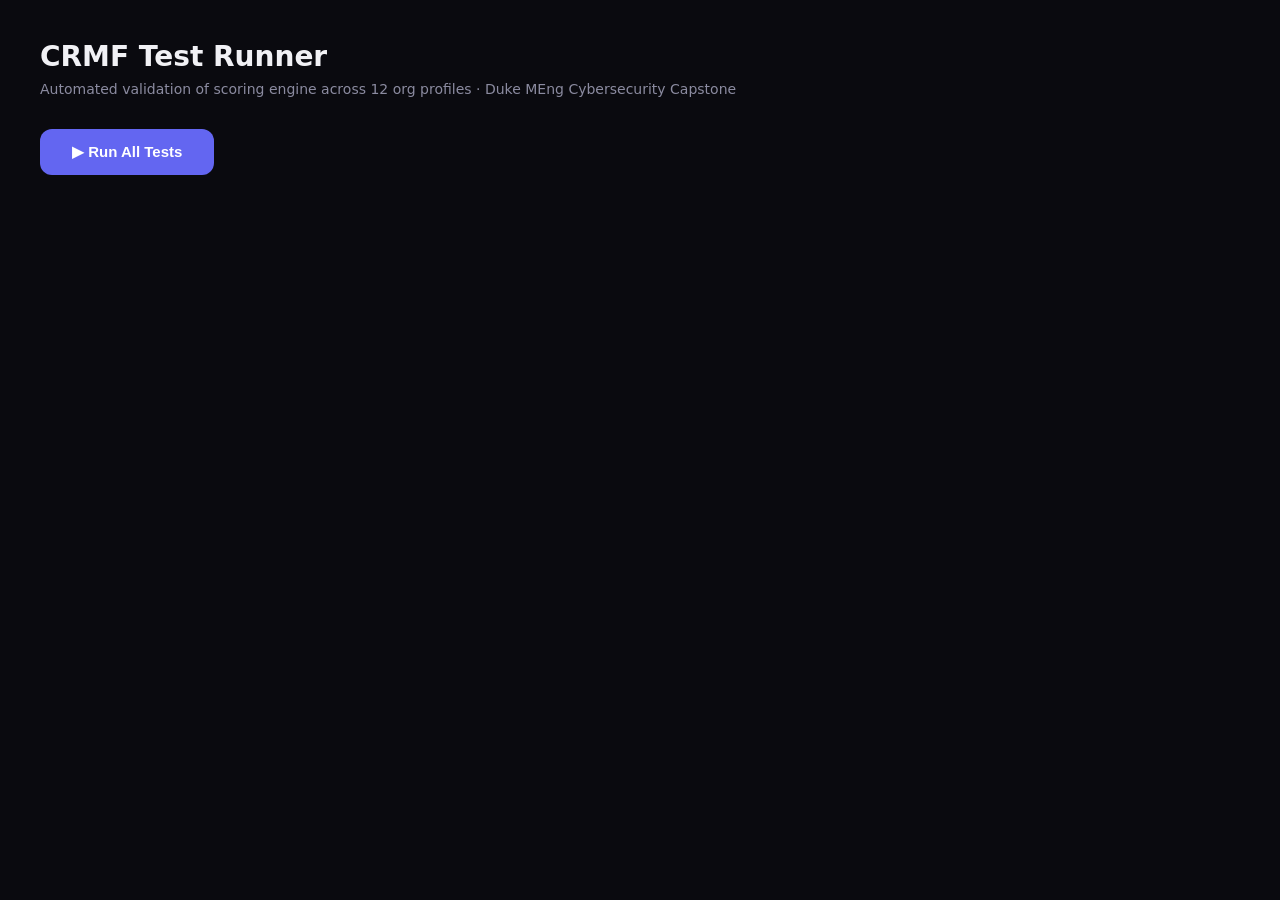
<file: tests/test_runner.html>
<!DOCTYPE html>
<html lang="en">
<head>
  <meta charset="UTF-8"/>
  <meta name="viewport" content="width=device-width, initial-scale=1.0"/>
  <title>CRMF Test Runner</title>
  <style>
    *, *::before, *::after { box-sizing: border-box; margin: 0; padding: 0; }
    :root {
      --bg: #0a0a0f; --bg-card: #12121a; --bg-elevated: #1a1a26;
      --border: rgba(255,255,255,0.08); --text: #f1f1f5; --text-muted: #8b8ba0;
      --accent: #6366f1; --accent-light: #818cf8;
      --green: #22c55e; --yellow: #eab308; --orange: #f97316; --red: #ef4444;
      --radius: 12px;
    }
    body { background: var(--bg); color: var(--text); font-family: 'Inter', system-ui, sans-serif; font-size: 14px; padding: 40px; }
    h1 { font-size: 28px; font-weight: 800; margin-bottom: 8px; }
    .subtitle { color: var(--text-muted); margin-bottom: 32px; font-size: 14px; }
    .run-btn {
      background: var(--accent); color: #fff; border: none; border-radius: var(--radius);
      padding: 14px 32px; font-size: 15px; font-weight: 700; cursor: pointer;
      margin-bottom: 40px; transition: all 0.2s;
    }
    .run-btn:hover { background: var(--accent-light); transform: translateY(-1px); }

    /* SUMMARY BAR */
    .summary-bar {
      display: grid; grid-template-columns: repeat(4, 1fr); gap: 16px; margin-bottom: 40px;
    }
    .summary-card {
      background: var(--bg-card); border: 1px solid var(--border); border-radius: var(--radius);
      padding: 20px 24px;
    }
    .summary-card .label { font-size: 12px; color: var(--text-muted); text-transform: uppercase; letter-spacing: 0.08em; margin-bottom: 8px; }
    .summary-card .value { font-size: 32px; font-weight: 800; }
    .value.green { color: var(--green); }
    .value.red   { color: var(--red); }
    .value.yellow{ color: var(--yellow); }

    /* TEST CASE CARDS */
    .test-case {
      background: var(--bg-card); border: 1px solid var(--border); border-radius: var(--radius);
      margin-bottom: 20px; overflow: hidden;
    }
    .test-header {
      display: flex; align-items: center; justify-content: space-between;
      padding: 20px 24px; border-bottom: 1px solid var(--border); cursor: pointer;
    }
    .test-header:hover { background: var(--bg-elevated); }
    .test-title { font-size: 16px; font-weight: 700; }
    .test-meta  { font-size: 12px; color: var(--text-muted); margin-top: 4px; }
    .badge {
      font-size: 11px; font-weight: 700; padding: 4px 12px; border-radius: 100px;
      text-transform: uppercase; letter-spacing: 0.06em; white-space: nowrap;
    }
    .badge.pass   { background: rgba(34,197,94,0.15);  color: var(--green); }
    .badge.fail   { background: rgba(239,68,68,0.15);  color: var(--red); }
    .badge.warn   { background: rgba(234,179,8,0.15);  color: var(--yellow); }
    .badge.pending{ background: rgba(99,102,241,0.15); color: var(--accent-light); }

    .test-body { padding: 24px; display: none; }
    .test-body.open { display: block; }

    /* SCORE COMPARISON TABLE */
    .comparison-table { width: 100%; border-collapse: collapse; margin-bottom: 20px; }
    .comparison-table th {
      text-align: left; font-size: 11px; font-weight: 700; text-transform: uppercase;
      letter-spacing: 0.08em; color: var(--text-muted); padding: 8px 12px;
      border-bottom: 1px solid var(--border);
    }
    .comparison-table td { padding: 10px 12px; border-bottom: 1px solid rgba(255,255,255,0.04); font-size: 13px; }
    .comparison-table tr:last-child td { border-bottom: none; }
    .match   { color: var(--green); font-weight: 700; }
    .mismatch{ color: var(--red);   font-weight: 700; }

    /* PILLAR BARS */
    .pillar-bars { margin-top: 20px; }
    .pillar-row  { display: grid; grid-template-columns: 180px 1fr 60px; gap: 12px; align-items: center; margin-bottom: 10px; }
    .pillar-name { font-size: 12px; color: var(--text-muted); }
    .bar-outer   { height: 6px; background: var(--bg-elevated); border-radius: 100px; overflow: hidden; }
    .bar-inner   { height: 100%; border-radius: 100px; }
    .pillar-pct  { font-size: 13px; font-weight: 700; text-align: right; }

    /* PROFILE CHIPS */
    .profile-chips { display: flex; flex-wrap: wrap; gap: 8px; margin-bottom: 20px; }
    .chip {
      font-size: 11px; font-weight: 600; padding: 4px 10px; border-radius: 100px;
      background: var(--bg-elevated); border: 1px solid var(--border); color: var(--text-muted);
    }
    .chip.active { background: rgba(99,102,241,0.15); border-color: rgba(99,102,241,0.3); color: var(--accent-light); }

    /* VALIDATION SECTION */
    .validation-block {
      background: var(--bg-elevated); border-radius: var(--radius); padding: 16px 20px; margin-top: 16px;
    }
    .validation-block h4 { font-size: 13px; font-weight: 700; margin-bottom: 12px; color: var(--accent-light); }
    .validation-row { display: flex; justify-content: space-between; align-items: center; margin-bottom: 8px; font-size: 13px; }
    .validation-row .vl { color: var(--text-muted); }
    .validation-row .vr { font-weight: 700; }

    .section-title { font-size: 18px; font-weight: 700; margin-bottom: 16px; margin-top: 8px; }
    .toggle-hint { font-size: 12px; color: var(--text-muted); float: right; font-weight: 400; }
  </style>
</head>
<body>

  <h1>CRMF Test Runner</h1>
  <p class="subtitle">Automated validation of scoring engine across 12 org profiles · Duke MEng Cybersecurity Capstone</p>

  <button class="run-btn" onclick="runAllTests()">▶ Run All Tests</button>

  <div id="summary-bar" class="summary-bar" style="display:none"></div>
  <div id="results-container"></div>

  <script src="../js/questions.js"></script>
  <script>

  // ============================================================
  // TEST CASE DEFINITIONS
  // Each case has:
  //   profile     — org profile fed to isApplicable + scoring
  //   answers     — fixed deterministic answers for every question
  //   expectedTier — human expert expectation
  //   description  — narrative explaining the expectation
  // ============================================================

  const ANSWER_SETS = {

    // All controls OPTIMISED + FULL test + FULL SCOPE + WITHIN 90 DAYS + MULTIPLE FAILURES
    topTier: {
      implementation: "OPTIMISED: Continuously improved",
      testType:       "FULL: Live end to end test",
      coverageScope:  "FULL SCOPE: All systems across the organisation",
      lastReviewed:   "WITHIN 90 DAYS: Last 3 months",
      stressTested:   "MULTIPLE FAILURES: Multiple simultaneous failures tested"
    },

    // Good but not perfect
    strong: {
      implementation: "DEFINED: Fully documented and implemented",
      testType:       "FUNCTIONAL: Partial live test",
      coverageScope:  "FULL SCOPE: All systems across the organisation",
      lastReviewed:   "WITHIN 90 DAYS: Last 3 months",
      stressTested:   "PARTIAL: Single failure scenario tested"
    },

    // Partially implemented, tabletop tested
    developing: {
      implementation: "DEVELOPING: Partially implemented",
      testType:       "TABLETOP: Discussion based exercise",
      coverageScope:  "CRITICAL SYSTEMS: Tier 1 systems only",
      lastReviewed:   "90 TO 180 DAYS: 3-6 months ago",
      stressTested:   "NO: Never stress tested"
    },

    // Ad hoc, theoretical only
    initial: {
      implementation: "INITIAL: Ad hoc, undocumented",
      testType:       "THEORETICAL: Policy only, never tested",
      coverageScope:  "LIMITED: Less than 25% of environment",
      lastReviewed:   "180 TO 365 DAYS: 6-12 months ago",
      stressTested:   "NO: Never stress tested"
    },

    // Completely missing
    missing: {
      implementation: "MISSING: Does not exist",
      testType:       "",
      coverageScope:  "",
      lastReviewed:   "",
      stressTested:   ""
    },

    // Untested but defined
    untested: {
      implementation: "DEFINED: Fully documented and implemented",
      testType:       "UNTESTED: Never exercised",
      coverageScope:  "CRITICAL SYSTEMS: Tier 1 systems only",
      lastReviewed:   "90 TO 180 DAYS: 3-6 months ago",
      stressTested:   "NO: Never stress tested"
    }
  };

  // Build answers for a profile — assign answer sets per pillar section
  function buildAnswers(profile, answerMap) {
    // answerMap = { governance: "strong", risk: "developing", ... }
    // or a single string to apply to all
    const answers = {};
    for (const pillarKey of Object.keys(FRAMEWORK.pillars)) {
      const pillar = FRAMEWORK.pillars[pillarKey];
      const setKey = typeof answerMap === "string" ? answerMap : (answerMap[pillarKey] || "developing");
      const answerSet = ANSWER_SETS[setKey];
      for (const q of pillar.questions) {
        if (isApplicable(q, profile)) {
          answers[q.id] = { ...answerSet };
        }
      }
    }
    return answers;
  }

  // ============================================================
  // SCORING ENGINE (inline — mirrors questions.js)
  // ============================================================

  function scoreQuestionLocal(question, answer, isCascadeZero) {
    if (isCascadeZero) return 0;
    if (!answer) return 0;
    if (answer.implementation === "MISSING: Does not exist") return 0;
    if (!answer.implementation) return 0;

    const st = FRAMEWORK.scoringTables;
    const sw = FRAMEWORK.subWeights;

    const implScore   = st.implementation[answer.implementation] ?? 0;
    const testScore   = st.testType[answer.testType] ?? 0;
    const stressScore = st.stressTested[answer.stressTested] ?? 0;
    const lrScore     = st.lastReviewed[answer.lastReviewed] ?? 0;
    const covScore    = st.coverageScope[answer.coverageScope] ?? 0;

    const inner = (implScore   * sw.implementation)
                + (testScore   * sw.testType)
                + (covScore    * sw.coverageScope)
                + (lrScore     * sw.lastReviewed)
                + (stressScore * sw.stressTested);

    const penalty = answer.testType === "UNTESTED: Never exercised" ? 0.4 : 1;
    return question.w * inner * penalty;
  }

  function scorePillarLocal(pillarKey, profile, answers) {
    const pillar = FRAMEWORK.pillars[pillarKey];
    const cascadeZeros = getCascadeZeroIds(answers);
    let earned = 0;
    let maxPossible = 0;
    for (const q of pillar.questions) {
      if (!isApplicable(q, profile)) continue;
      maxPossible += q.w;
      earned += scoreQuestionLocal(q, answers[q.id], cascadeZeros.has(q.id));
    }
    return maxPossible === 0 ? 0 : (earned / maxPossible) * 100;
  }

  function scoreGlobalLocal(profile, answers) {
    const pillarScores = {};
    let total = 0;
    let count = 0;
    for (const key of Object.keys(FRAMEWORK.pillars)) {
      const score = scorePillarLocal(key, profile, answers);
      pillarScores[key] = score;
      total += score;
      count++;
    }
    return { pillarScores, globalIndex: count === 0 ? 0 : total / count };
  }

  function getTierLocal(score) {
    if (score >= 85) return "Iron Fortress";
    if (score >= 70) return "Resilient";
    if (score >= 55) return "Developing";
    if (score >= 40) return "Vulnerable";
    return "Critical Risk";
  }

  function getTierColor(tier) {
    const map = {
      "Iron Fortress": "#00c853",
      "Resilient":     "#64dd17",
      "Developing":    "#ffd600",
      "Vulnerable":    "#ff6d00",
      "Critical Risk": "#ef4444"
    };
    return map[tier] || "#8b8ba0";
  }

  function getBarColor(score) {
    if (score >= 70) return "#22c55e";
    if (score >= 55) return "#eab308";
    if (score >= 40) return "#f97316";
    return "#ef4444";
  }

  // ============================================================
  // MANUAL EXPECTED SCORE CALCULATION
  // For each test case I calculate what the score SHOULD be
  // based on the answer set and profile
  // This is the ground truth to compare against
  // ============================================================

  function calcExpectedScore(answerSet) {
    // For a single uniform answer set applied to ALL applicable questions:
    // Score per question = w * inner * penalty
    // Since all questions get same answer, global = weighted avg = single question score / w * 100
    // Which simplifies to just: inner * penalty * 100
    const st = FRAMEWORK.scoringTables;
    const sw = FRAMEWORK.subWeights;
    if (!answerSet.implementation || answerSet.implementation === "MISSING: Does not exist") return 0;
    const implScore   = st.implementation[answerSet.implementation] ?? 0;
    const testScore   = st.testType[answerSet.testType] ?? 0;
    const stressScore = st.stressTested[answerSet.stressTested] ?? 0;
    const lrScore     = st.lastReviewed[answerSet.lastReviewed] ?? 0;
    const covScore    = st.coverageScope[answerSet.coverageScope] ?? 0;
    const inner = (implScore * sw.implementation)
                + (testScore * sw.testType)
                + (covScore  * sw.coverageScope)
                + (lrScore   * sw.lastReviewed)
                + (stressScore * sw.stressTested);
    const penalty = answerSet.testType === "UNTESTED: Never exercised" ? 0.4 : 1;
    return inner * penalty * 100;
  }

  // ============================================================
  // TEST CASES
  // ============================================================

  const TEST_CASES = [
    {
      id: "TC01",
      name: "Large Financial Services — Iron Fortress",
      description: "Large, Well Funded Financial Services org with full tech stack and all controls at top tier. Expected to score near perfect.",
      profile: {
        orgType: "Financial Services", orgSize: "Large", fundingLevel: "Well Funded",
        usesCloud: true, usesOT: false, usesAI: true, usesAgenticAI: true,
        processesPayments: true, sensitiveData: true, thirdPartyVendors: true, softwareDev: true
      },
      answerMap: "topTier",
      expectedTier: "Iron Fortress",
      expectedScoreMin: 85,
      expectedScoreMax: 100,
      expertRationale: "A large, well-funded Financial Services org with all controls optimised and fully tested across the entire environment should achieve near-perfect resilience."
    },
    {
      id: "TC02",
      name: "Small Healthcare — Critical Risk",
      description: "Small, Limited Healthcare org with basic tech, all controls completely missing.",
      profile: {
        orgType: "Healthcare", orgSize: "Small", fundingLevel: "Limited",
        usesCloud: false, usesOT: false, usesAI: false, usesAgenticAI: false,
        processesPayments: false, sensitiveData: true, thirdPartyVendors: false, softwareDev: false
      },
      answerMap: "missing",
      expectedTier: "Critical Risk",
      expectedScoreMin: 0,
      expectedScoreMax: 15,
      expertRationale: "A small, underfunded healthcare org with no controls in place represents the worst case scenario — maximum patient safety risk and regulatory exposure."
    },
    {
      id: "TC03",
      name: "Medium Energy and Utilities — Vulnerable",
      description: "Medium, Moderate funded Energy org with OT and cloud, initial/ad-hoc controls.",
      profile: {
        orgType: "Energy and Utilities", orgSize: "Medium", fundingLevel: "Moderate",
        usesCloud: true, usesOT: true, usesAI: false, usesAgenticAI: false,
        processesPayments: false, sensitiveData: false, thirdPartyVendors: true, softwareDev: false
      },
      answerMap: "initial",
      expectedTier: "Vulnerable",
      expectedScoreMin: 15,
      expectedScoreMax: 40,
      expertRationale: "A medium energy org with OT infrastructure and only ad-hoc controls is significantly exposed — especially given the critical infrastructure risk profile."
    },
    {
      id: "TC04",
      name: "Large Manufacturing and OT — Developing",
      description: "Large, Well Funded Manufacturing org with OT and AI, partially implemented controls.",
      profile: {
        orgType: "Manufacturing and OT", orgSize: "Large", fundingLevel: "Well Funded",
        usesCloud: true, usesOT: true, usesAI: true, usesAgenticAI: false,
        processesPayments: false, sensitiveData: false, thirdPartyVendors: true, softwareDev: true
      },
      answerMap: "developing",
      expectedTier: "Developing",
      expectedScoreMin: 35,
      expectedScoreMax: 60,
      expertRationale: "A large OT manufacturer with partial controls demonstrates progress but significant gaps remain — particularly given the complex OT+AI environment."
    },
    {
      id: "TC05",
      name: "Small Other — Critical Risk",
      description: "Small, Limited generic org with minimal tech and all controls missing.",
      profile: {
        orgType: "Other", orgSize: "Small", fundingLevel: "Limited",
        usesCloud: false, usesOT: false, usesAI: false, usesAgenticAI: false,
        processesPayments: false, sensitiveData: false, thirdPartyVendors: false, softwareDev: false
      },
      answerMap: "missing",
      expectedTier: "Critical Risk",
      expectedScoreMin: 0,
      expectedScoreMax: 15,
      expertRationale: "Smallest possible org profile with zero controls — absolute baseline worst case."
    },
    {
      id: "TC06",
      name: "Large Healthcare — Resilient",
      description: "Large, Well Funded Healthcare org with full tech stack and strong controls.",
      profile: {
        orgType: "Healthcare", orgSize: "Large", fundingLevel: "Well Funded",
        usesCloud: true, usesOT: false, usesAI: true, usesAgenticAI: false,
        processesPayments: false, sensitiveData: true, thirdPartyVendors: true, softwareDev: true
      },
      answerMap: "strong",
      expectedTier: "Resilient",
      expectedScoreMin: 65,
      expectedScoreMax: 85,
      expertRationale: "A large, well-funded hospital with strong but not perfect controls should sit comfortably in the Resilient tier — strong governance and clinical safety posture."
    },
    {
      id: "TC07",
      name: "Medium Financial Services — Developing",
      description: "Medium, Moderate Financial Services org with payments and cloud, developing controls.",
      profile: {
        orgType: "Financial Services", orgSize: "Medium", fundingLevel: "Moderate",
        usesCloud: true, usesOT: false, usesAI: false, usesAgenticAI: false,
        processesPayments: true, sensitiveData: true, thirdPartyVendors: true, softwareDev: false
      },
      answerMap: "developing",
      expectedTier: "Developing",
      expectedScoreMin: 35,
      expectedScoreMax: 60,
      expertRationale: "A mid-size financial org with developing controls — common in community banks and regional fintechs. Room to grow but not critically exposed."
    },
    {
      id: "TC08",
      name: "Large Energy and Utilities — Resilient",
      description: "Large, Well Funded Energy org with OT, AI, and cloud and strong controls.",
      profile: {
        orgType: "Energy and Utilities", orgSize: "Large", fundingLevel: "Well Funded",
        usesCloud: true, usesOT: true, usesAI: true, usesAgenticAI: false,
        processesPayments: false, sensitiveData: false, thirdPartyVendors: true, softwareDev: false
      },
      answerMap: "strong",
      expectedTier: "Resilient",
      expectedScoreMin: 65,
      expectedScoreMax: 85,
      expertRationale: "A large energy utility with strong controls across OT and IT should demonstrate solid resilience — key NERC CIP compliance posture expected."
    },
    {
      id: "TC09",
      name: "Small Manufacturing and OT — Critical Risk",
      description: "Small, Limited Manufacturing org with OT only, all controls missing.",
      profile: {
        orgType: "Manufacturing and OT", orgSize: "Small", fundingLevel: "Limited",
        usesCloud: false, usesOT: true, usesAI: false, usesAgenticAI: false,
        processesPayments: false, sensitiveData: false, thirdPartyVendors: false, softwareDev: false
      },
      answerMap: "missing",
      expectedTier: "Critical Risk",
      expectedScoreMin: 0,
      expectedScoreMax: 15,
      expertRationale: "A small manufacturer with OT and zero controls is extremely vulnerable — a single ransomware attack could halt production entirely."
    },
    {
      id: "TC10",
      name: "Medium Healthcare — Vulnerable",
      description: "Medium, Moderate Healthcare org with AI and cloud, initial controls.",
      profile: {
        orgType: "Healthcare", orgSize: "Medium", fundingLevel: "Moderate",
        usesCloud: true, usesOT: false, usesAI: true, usesAgenticAI: false,
        processesPayments: false, sensitiveData: true, thirdPartyVendors: true, softwareDev: false
      },
      answerMap: "initial",
      expectedTier: "Vulnerable",
      expectedScoreMin: 15,
      expectedScoreMax: 40,
      expertRationale: "A mid-size hospital using AI tools with only ad-hoc controls represents significant patient data and safety risk."
    },
    {
      id: "TC11",
      name: "Large Financial Services — Full Stack Agentic AI",
      description: "Large, Well Funded Financial Services with agentic AI, full tech stack, top tier controls. True Iron Fortress candidate.",
      profile: {
        orgType: "Financial Services", orgSize: "Large", fundingLevel: "Well Funded",
        usesCloud: true, usesOT: false, usesAI: true, usesAgenticAI: true,
        processesPayments: true, sensitiveData: true, thirdPartyVendors: true, softwareDev: true
      },
      answerMap: "topTier",
      expectedTier: "Iron Fortress",
      expectedScoreMin: 85,
      expectedScoreMax: 100,
      expertRationale: "The most demanding profile possible — agentic AI in a highly regulated financial environment with all controls optimised. This is the gold standard."
    },
    {
      id: "TC12",
      name: "Small Financial Services — Untested Controls",
      description: "Small, Limited Financial Services org with payments, all controls defined but never tested.",
      profile: {
        orgType: "Financial Services", orgSize: "Small", fundingLevel: "Limited",
        usesCloud: false, usesOT: false, usesAI: false, usesAgenticAI: false,
        processesPayments: true, sensitiveData: true, thirdPartyVendors: false, softwareDev: false
      },
      answerMap: "untested",
      expectedTier: "Vulnerable",
      expectedScoreMin: 10,
      expectedScoreMax: 35,
      expertRationale: "A small fintech with documented but completely untested controls — the 0.4 untested penalty should severely impact the score despite having documentation. Paper compliance without real resilience."
    }
  ];

  // ============================================================
  // TEST RUNNER
  // ============================================================

  function runAllTests() {
    const container = document.getElementById("results-container");
    const summaryBar = document.getElementById("summary-bar");
    container.innerHTML = "";
    summaryBar.style.display = "none";

    const results = [];

    for (const tc of TEST_CASES) {
      const answers = buildAnswers(tc.profile, tc.answerMap);
      const { pillarScores, globalIndex } = scoreGlobalLocal(tc.profile, answers);
      const actualTier = getTierLocal(globalIndex);

      // Expected score based on answer set formula
      const answerSet = typeof tc.answerMap === "string"
        ? ANSWER_SETS[tc.answerMap]
        : ANSWER_SETS[tc.answerMap.governance || "developing"];
      const expectedScore = calcExpectedScore(answerSet);

      // Validation checks
      const scoreInRange = globalIndex >= tc.expectedScoreMin && globalIndex <= tc.expectedScoreMax;
      const tierMatch    = actualTier === tc.expectedTier;
      const mathMatch    = Math.abs(globalIndex - expectedScore) < 5; // within 5% tolerance for cascade effects

      const overallPass  = scoreInRange && tierMatch;

      results.push({
        tc, answers, pillarScores, globalIndex, actualTier,
        expectedScore, scoreInRange, tierMatch, mathMatch, overallPass
      });
    }

    // Summary
    const passed  = results.filter(r => r.overallPass).length;
    const failed  = results.filter(r => !r.overallPass).length;
    const avgScore = results.reduce((s, r) => s + r.globalIndex, 0) / results.length;

    summaryBar.innerHTML = `
      <div class="summary-card">
        <div class="label">Total Tests</div>
        <div class="value" style="color:var(--accent-light)">${results.length}</div>
      </div>
      <div class="summary-card">
        <div class="label">Passed</div>
        <div class="value green">${passed}</div>
      </div>
      <div class="summary-card">
        <div class="label">Failed</div>
        <div class="value ${failed > 0 ? "red" : "green"}">${failed}</div>
      </div>
      <div class="summary-card">
        <div class="label">Avg Score</div>
        <div class="value yellow">${Math.round(avgScore)}%</div>
      </div>
    `;
    summaryBar.style.display = "grid";

    // Render each result
    container.innerHTML = `<div class="section-title">Test Results <span class="toggle-hint">Click any card to expand</span></div>`;

    for (const r of results) {
      const { tc, pillarScores, globalIndex, actualTier, expectedScore,
              scoreInRange, tierMatch, mathMatch, overallPass } = r;

      const statusBadge = overallPass
        ? `<span class="badge pass">✓ Pass</span>`
        : `<span class="badge fail">✗ Fail</span>`;

      const tierColor = getTierColor(actualTier);
      const pillarKeys = Object.keys(FRAMEWORK.pillars);

      const techFlags = [
        tc.profile.usesCloud      ? "Cloud"          : null,
        tc.profile.usesOT         ? "OT"             : null,
        tc.profile.usesAI         ? "AI"             : null,
        tc.profile.usesAgenticAI  ? "Agentic AI"     : null,
        tc.profile.processesPayments ? "Payments"    : null,
        tc.profile.thirdPartyVendors ? "3rd Party"   : null,
        tc.profile.softwareDev    ? "Software Dev"   : null,
      ].filter(Boolean);

      const card = document.createElement("div");
      card.className = "test-case";
      card.innerHTML = `
        <div class="test-header" onclick="toggleCard('body-${tc.id}')">
          <div>
            <div class="test-title">${tc.id} — ${tc.name}</div>
            <div class="test-meta">${tc.profile.orgType} · ${tc.profile.orgSize} · ${tc.profile.fundingLevel} · Score: ${Math.round(globalIndex)}% · ${actualTier}</div>
          </div>
          ${statusBadge}
        </div>
        <div class="test-body" id="body-${tc.id}">

          <!-- PROFILE CHIPS -->
          <div class="profile-chips">
            <span class="chip active">${tc.profile.orgType}</span>
            <span class="chip active">${tc.profile.orgSize}</span>
            <span class="chip active">${tc.profile.fundingLevel}</span>
            ${techFlags.map(f => `<span class="chip active">${f}</span>`).join("")}
            <span class="chip">Answer Set: ${tc.answerMap}</span>
          </div>

          <!-- EXPERT RATIONALE -->
          <div style="font-size:13px;color:var(--text-muted);margin-bottom:20px;line-height:1.6;padding:12px 16px;background:var(--bg-elevated);border-radius:8px;">
            <strong style="color:var(--text-muted)">Expert Rationale:</strong> ${tc.expertRationale}
          </div>

          <!-- SCORE COMPARISON TABLE -->
          <table class="comparison-table">
            <thead>
              <tr>
                <th>Metric</th>
                <th>Expected</th>
                <th>Actual</th>
                <th>Result</th>
              </tr>
            </thead>
            <tbody>
              <tr>
                <td>Global Score</td>
                <td>${tc.expectedScoreMin}% – ${tc.expectedScoreMax}%</td>
                <td>${Math.round(globalIndex)}%</td>
                <td class="${scoreInRange ? "match" : "mismatch"}">${scoreInRange ? "✓ In Range" : "✗ Out of Range"}</td>
              </tr>
              <tr>
                <td>Maturity Tier</td>
                <td>${tc.expectedTier}</td>
                <td style="color:${tierColor};font-weight:700">${actualTier}</td>
                <td class="${tierMatch ? "match" : "mismatch"}">${tierMatch ? "✓ Match" : "✗ Mismatch"}</td>
              </tr>
              <tr>
                <td>Formula Score</td>
                <td>${Math.round(expectedScore)}%</td>
                <td>${Math.round(globalIndex)}%</td>
                <td class="${mathMatch ? "match" : "warn"}">${mathMatch ? "✓ Match" : "⚠ Delta > 5% (cascade effects)"}</td>
              </tr>
            </tbody>
          </table>

          <!-- PILLAR BREAKDOWN -->
          <div class="pillar-bars">
            ${pillarKeys.map(key => {
              const score = pillarScores[key];
              const color = getBarColor(score);
              return `
                <div class="pillar-row">
                  <div class="pillar-name">${FRAMEWORK.pillars[key].name}</div>
                  <div class="bar-outer">
                    <div class="bar-inner" style="width:${score}%;background:${color}"></div>
                  </div>
                  <div class="pillar-pct" style="color:${color}">${Math.round(score)}%</div>
                </div>
              `;
            }).join("")}
          </div>

          <!-- VALIDATION BLOCK -->
          <div class="validation-block">
            <h4>Validation Summary</h4>
            <div class="validation-row">
              <span class="vl">Score in expected range (${tc.expectedScoreMin}–${tc.expectedScoreMax}%)</span>
              <span class="vr ${scoreInRange ? "match" : "mismatch"}">${scoreInRange ? "✓ Pass" : "✗ Fail"}</span>
            </div>
            <div class="validation-row">
              <span class="vl">Tier matches expert expectation</span>
              <span class="vr ${tierMatch ? "match" : "mismatch"}">${tierMatch ? "✓ Pass" : "✗ Fail"}</span>
            </div>
            <div class="validation-row">
              <span class="vl">Formula score vs engine score delta</span>
              <span class="vr ${mathMatch ? "match" : "warn"}">${Math.abs(Math.round(globalIndex) - Math.round(expectedScore))}% delta</span>
            </div>
            <div class="validation-row">
              <span class="vl">Applicable questions count</span>
              <span class="vr" style="color:var(--accent-light)">${countApplicable(tc.profile)}</span>
            </div>
          </div>

        </div>
      `;
      container.appendChild(card);
    }
  }

  function countApplicable(profile) {
    let count = 0;
    for (const pillarKey of Object.keys(FRAMEWORK.pillars)) {
      const pillar = FRAMEWORK.pillars[pillarKey];
      for (const q of pillar.questions) {
        if (isApplicable(q, profile)) count++;
      }
    }
    return count;
  }

  function toggleCard(id) {
    const el = document.getElementById(id);
    if (el) el.classList.toggle("open");
  }

  </script>
</body>
</html>
</file>
